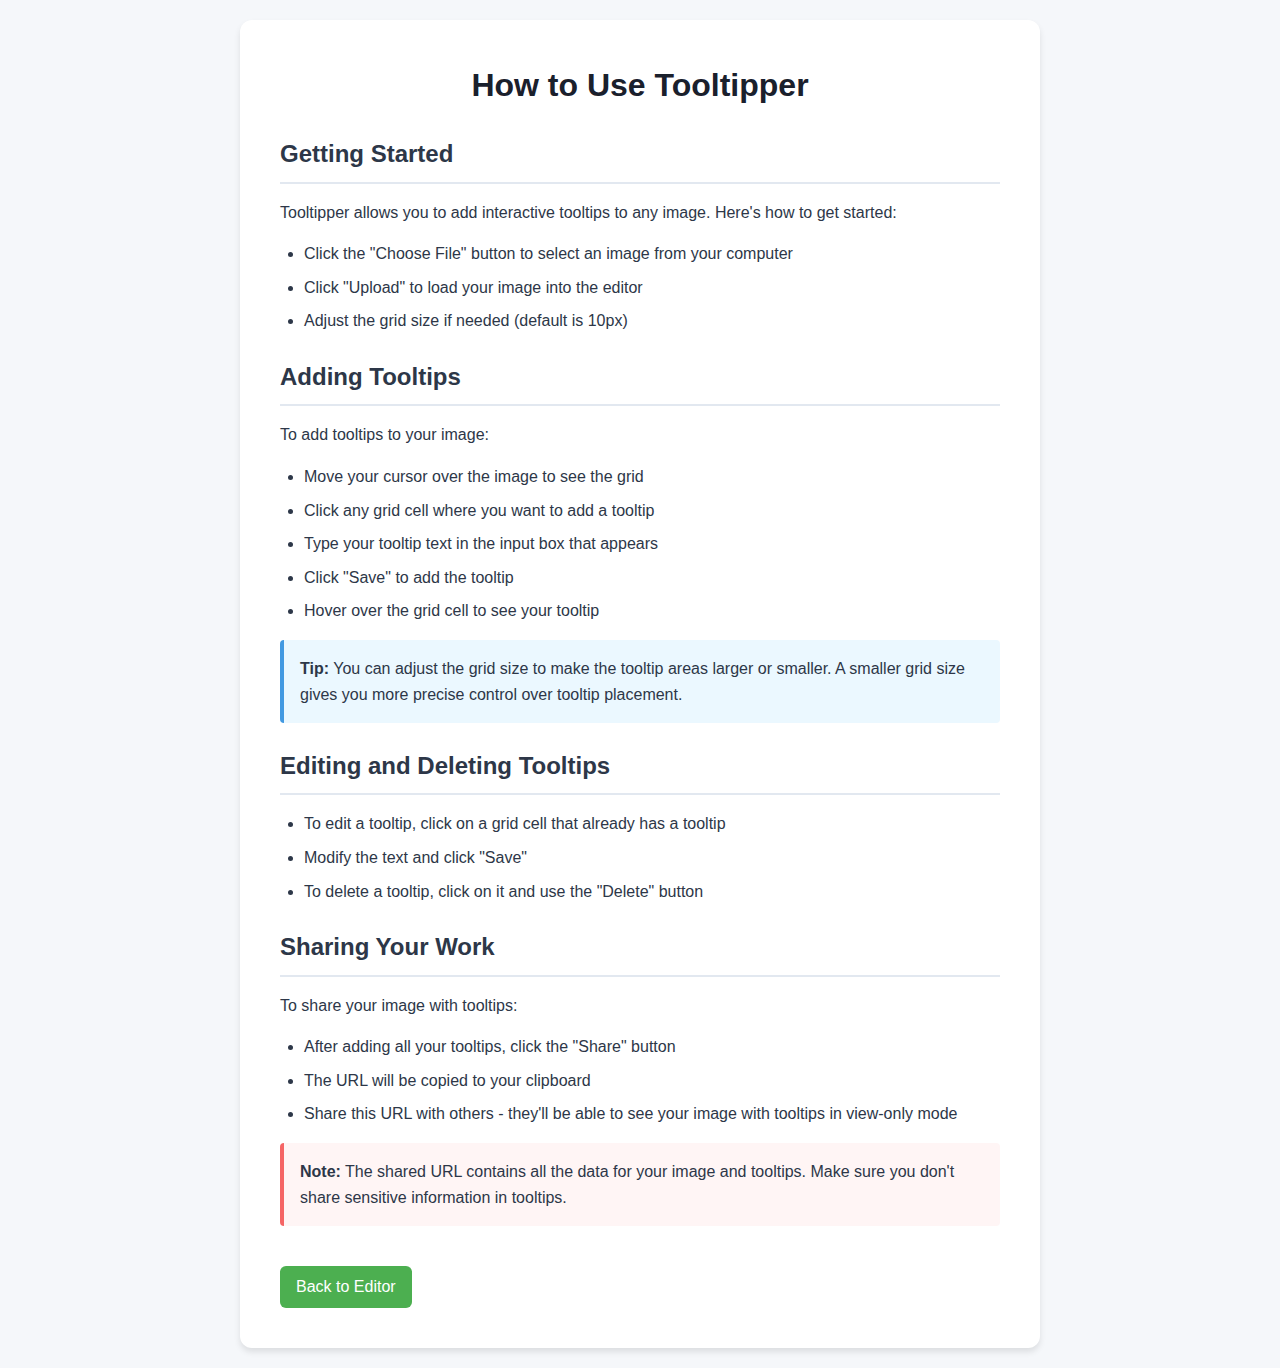
<file: instructions.html>
<!DOCTYPE html>
<html lang="en">
<head>
    <meta charset="UTF-8">
    <meta name="viewport" content="width=device-width, initial-scale=1.0">
    <title>Tooltipper - Instructions</title>
    <style>
        * {
            margin: 0;
            padding: 0;
            box-sizing: border-box;
        }

        body {
            font-family: -apple-system, BlinkMacSystemFont, 'Segoe UI', Roboto, Oxygen, Ubuntu, Cantarell, sans-serif;
            line-height: 1.6;
            background-color: #f5f7fa;
            min-height: 100vh;
            padding: 20px;
            color: #2d3748;
        }

        .container {
            max-width: 800px;
            margin: 0 auto;
            background: white;
            padding: 40px;
            border-radius: 12px;
            box-shadow: 0 4px 6px rgba(0, 0, 0, 0.1);
        }

        h1 {
            color: #1a202c;
            margin-bottom: 24px;
            text-align: center;
        }

        h2 {
            color: #2d3748;
            margin: 24px 0 16px;
            padding-bottom: 8px;
            border-bottom: 2px solid #e2e8f0;
        }

        p {
            margin-bottom: 16px;
        }

        ul {
            margin-bottom: 16px;
            padding-left: 24px;
        }

        li {
            margin-bottom: 8px;
        }

        .back-link {
            display: inline-block;
            margin-top: 24px;
            padding: 8px 16px;
            background-color: #4CAF50;
            color: white;
            text-decoration: none;
            border-radius: 6px;
            transition: all 0.2s ease;
        }

        .back-link:hover {
            background-color: #45a049;
            transform: translateY(-1px);
        }

        .tip {
            background-color: #ebf8ff;
            border-left: 4px solid #4299e1;
            padding: 16px;
            margin-bottom: 16px;
            border-radius: 4px;
        }

        .warning {
            background-color: #fff5f5;
            border-left: 4px solid #f56565;
            padding: 16px;
            margin-bottom: 16px;
            border-radius: 4px;
        }
    </style>
</head>
<body>
    <div class="container">
        <h1>How to Use Tooltipper</h1>
        
        <h2>Getting Started</h2>
        <p>Tooltipper allows you to add interactive tooltips to any image. Here's how to get started:</p>
        <ul>
            <li>Click the "Choose File" button to select an image from your computer</li>
            <li>Click "Upload" to load your image into the editor</li>
            <li>Adjust the grid size if needed (default is 10px)</li>
        </ul>

        <h2>Adding Tooltips</h2>
        <p>To add tooltips to your image:</p>
        <ul>
            <li>Move your cursor over the image to see the grid</li>
            <li>Click any grid cell where you want to add a tooltip</li>
            <li>Type your tooltip text in the input box that appears</li>
            <li>Click "Save" to add the tooltip</li>
            <li>Hover over the grid cell to see your tooltip</li>
        </ul>

        <div class="tip">
            <strong>Tip:</strong> You can adjust the grid size to make the tooltip areas larger or smaller. A smaller grid size gives you more precise control over tooltip placement.
        </div>

        <h2>Editing and Deleting Tooltips</h2>
        <ul>
            <li>To edit a tooltip, click on a grid cell that already has a tooltip</li>
            <li>Modify the text and click "Save"</li>
            <li>To delete a tooltip, click on it and use the "Delete" button</li>
        </ul>

        <h2>Sharing Your Work</h2>
        <p>To share your image with tooltips:</p>
        <ul>
            <li>After adding all your tooltips, click the "Share" button</li>
            <li>The URL will be copied to your clipboard</li>
            <li>Share this URL with others - they'll be able to see your image with tooltips in view-only mode</li>
        </ul>

        <div class="warning">
            <strong>Note:</strong> The shared URL contains all the data for your image and tooltips. Make sure you don't share sensitive information in tooltips.
        </div>

        <a href="index.html" class="back-link">Back to Editor</a>
    </div>
</body>
</html>
</file>
